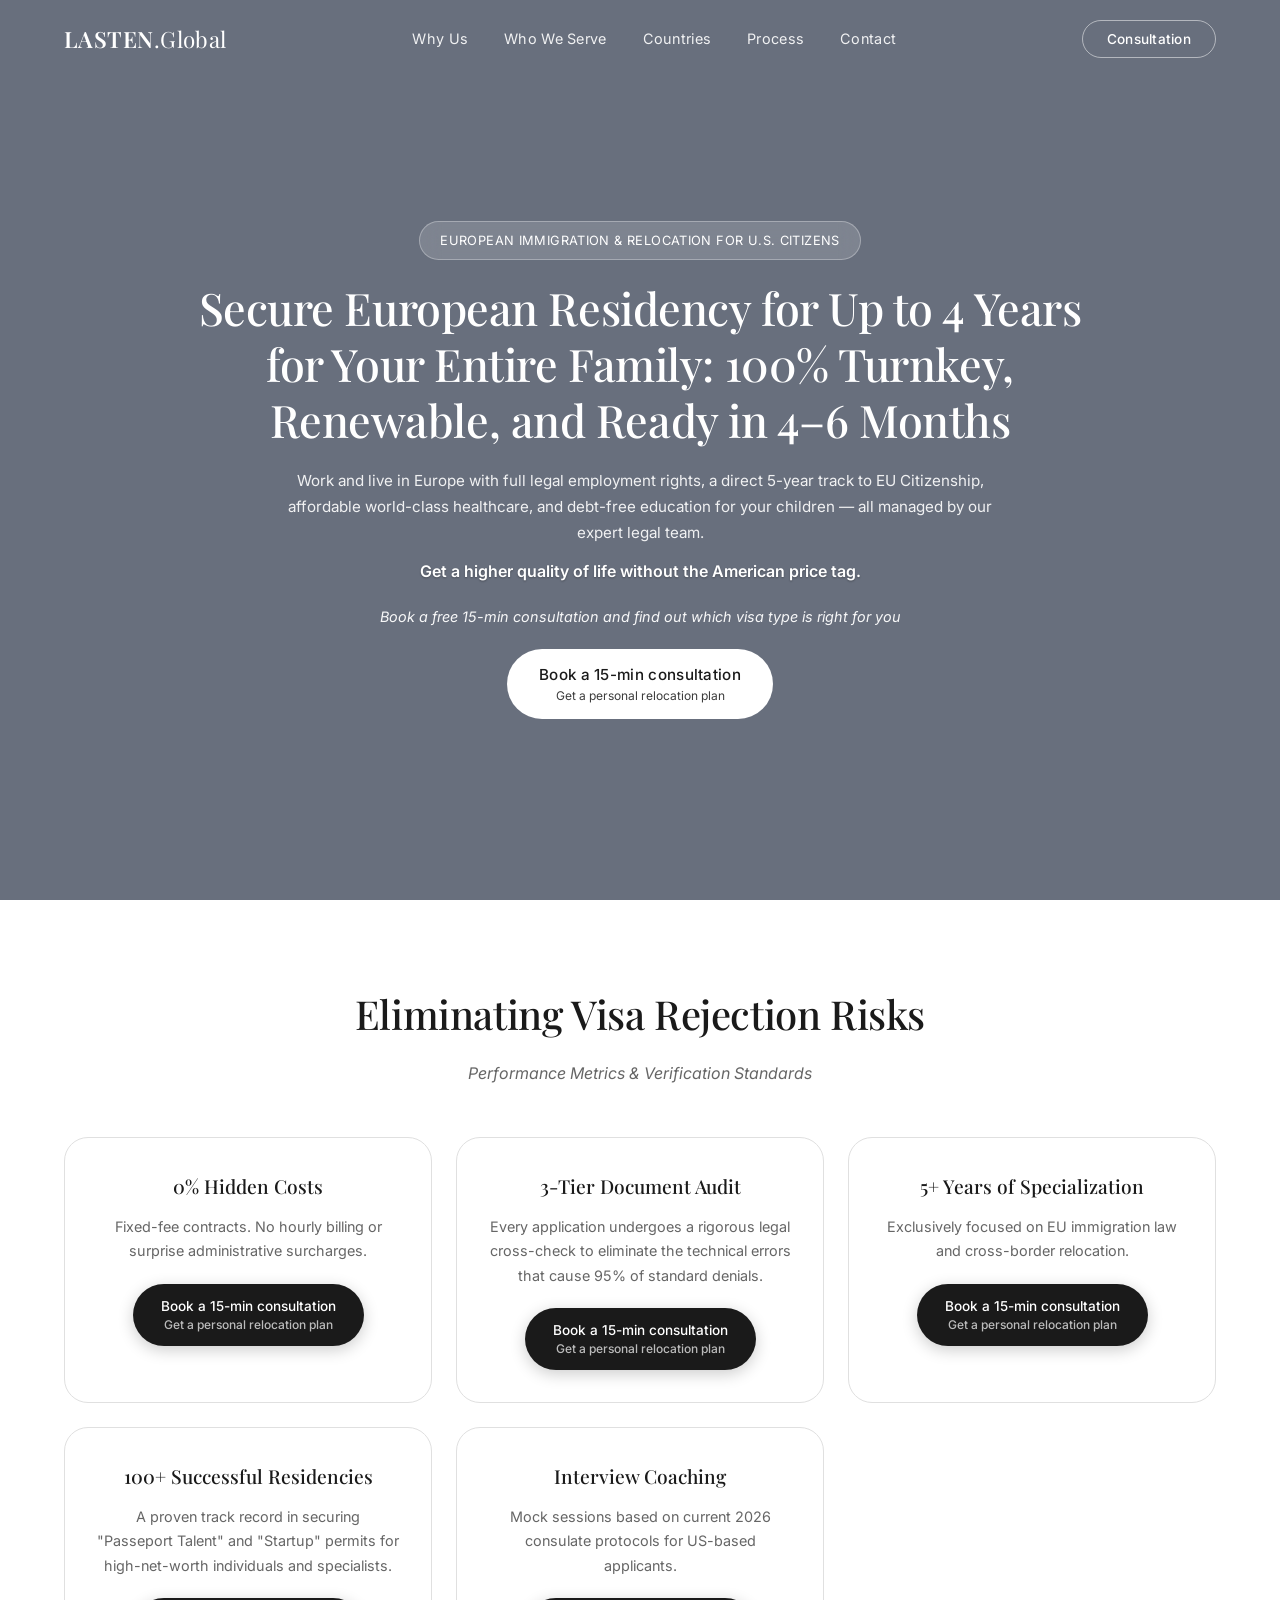
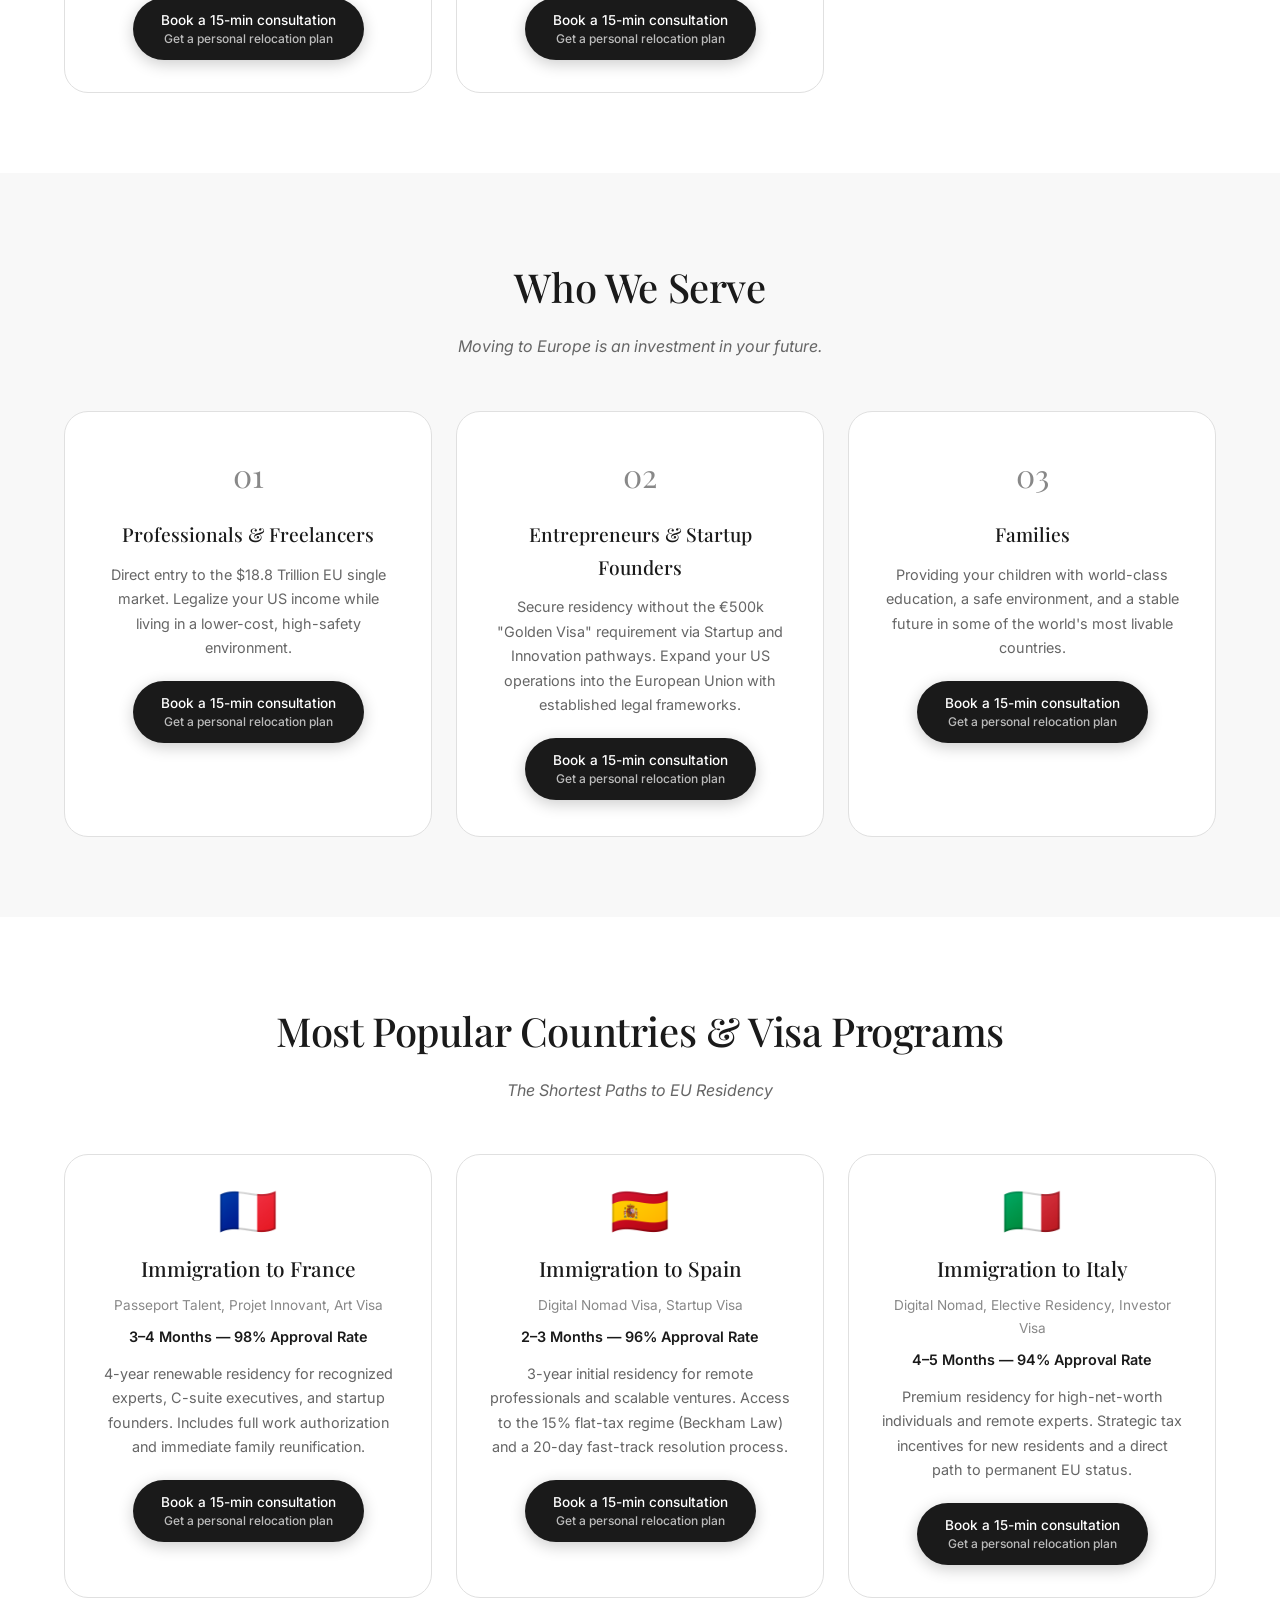
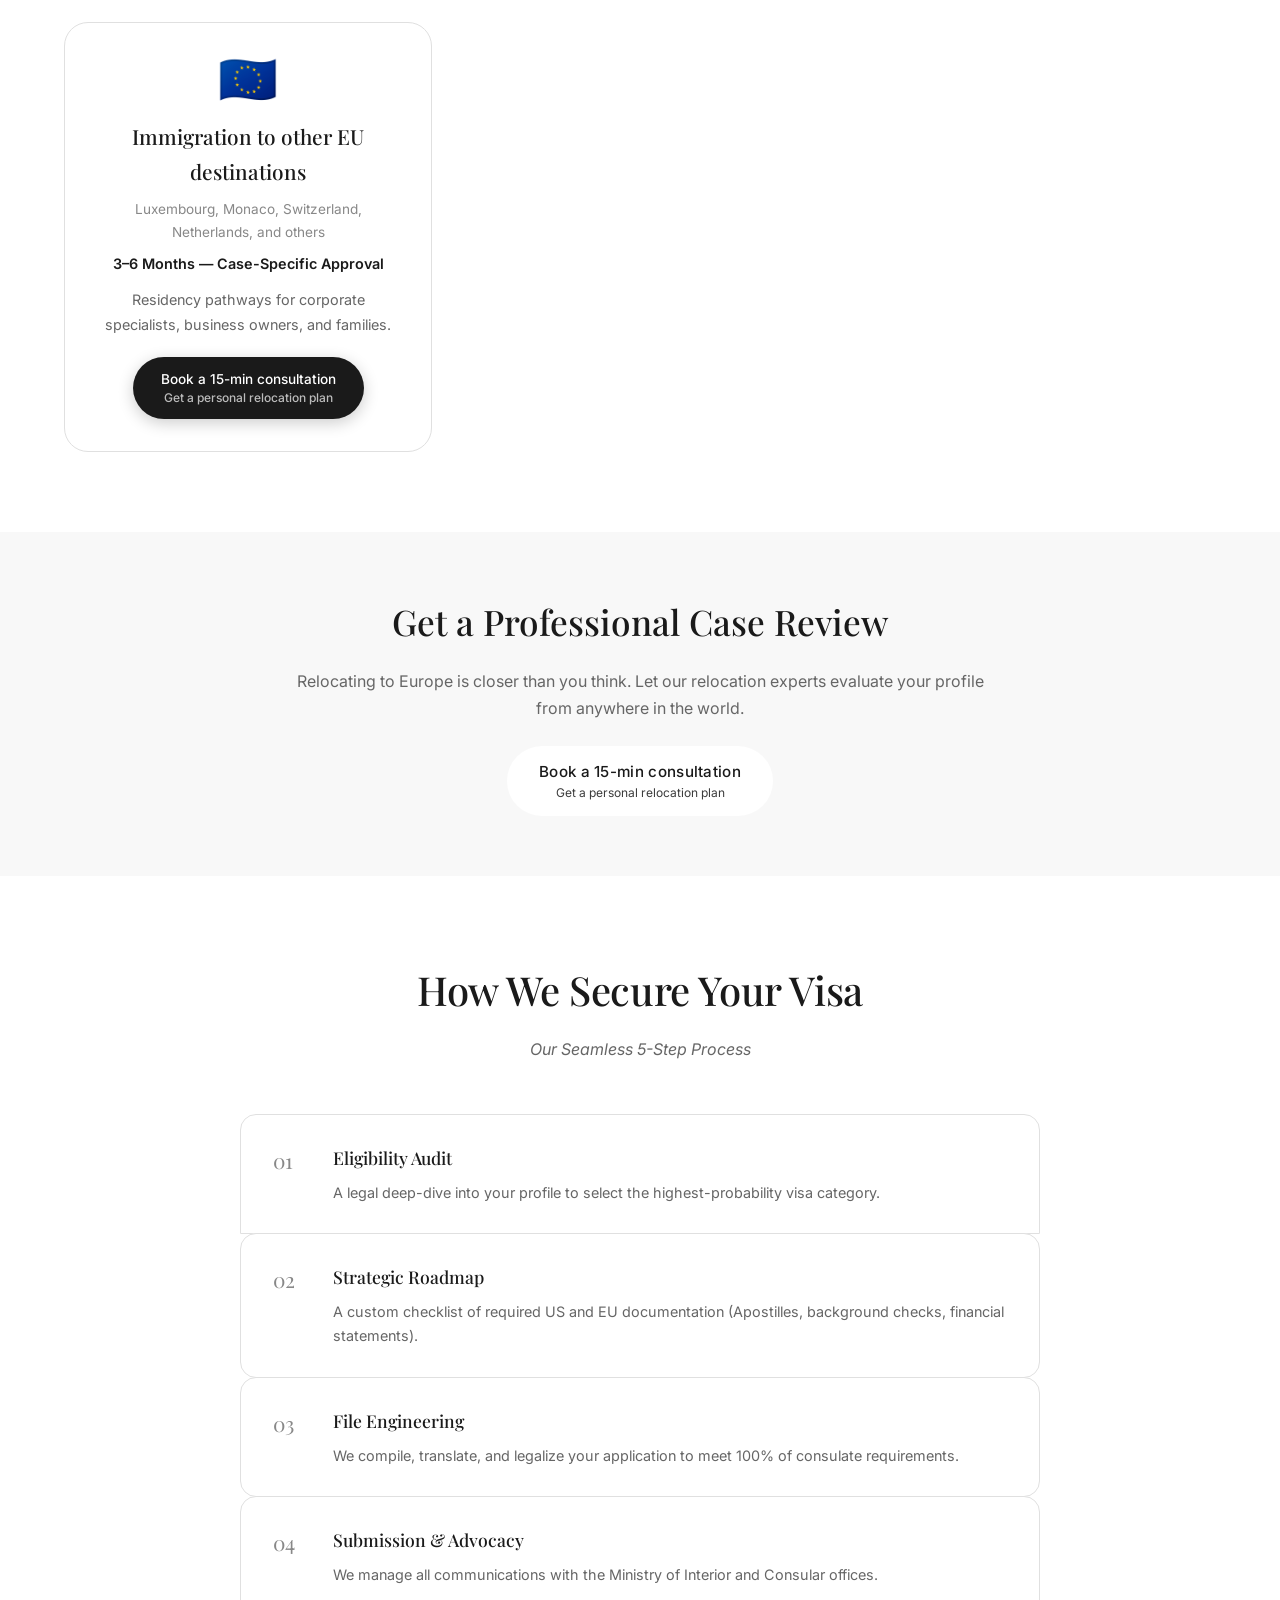
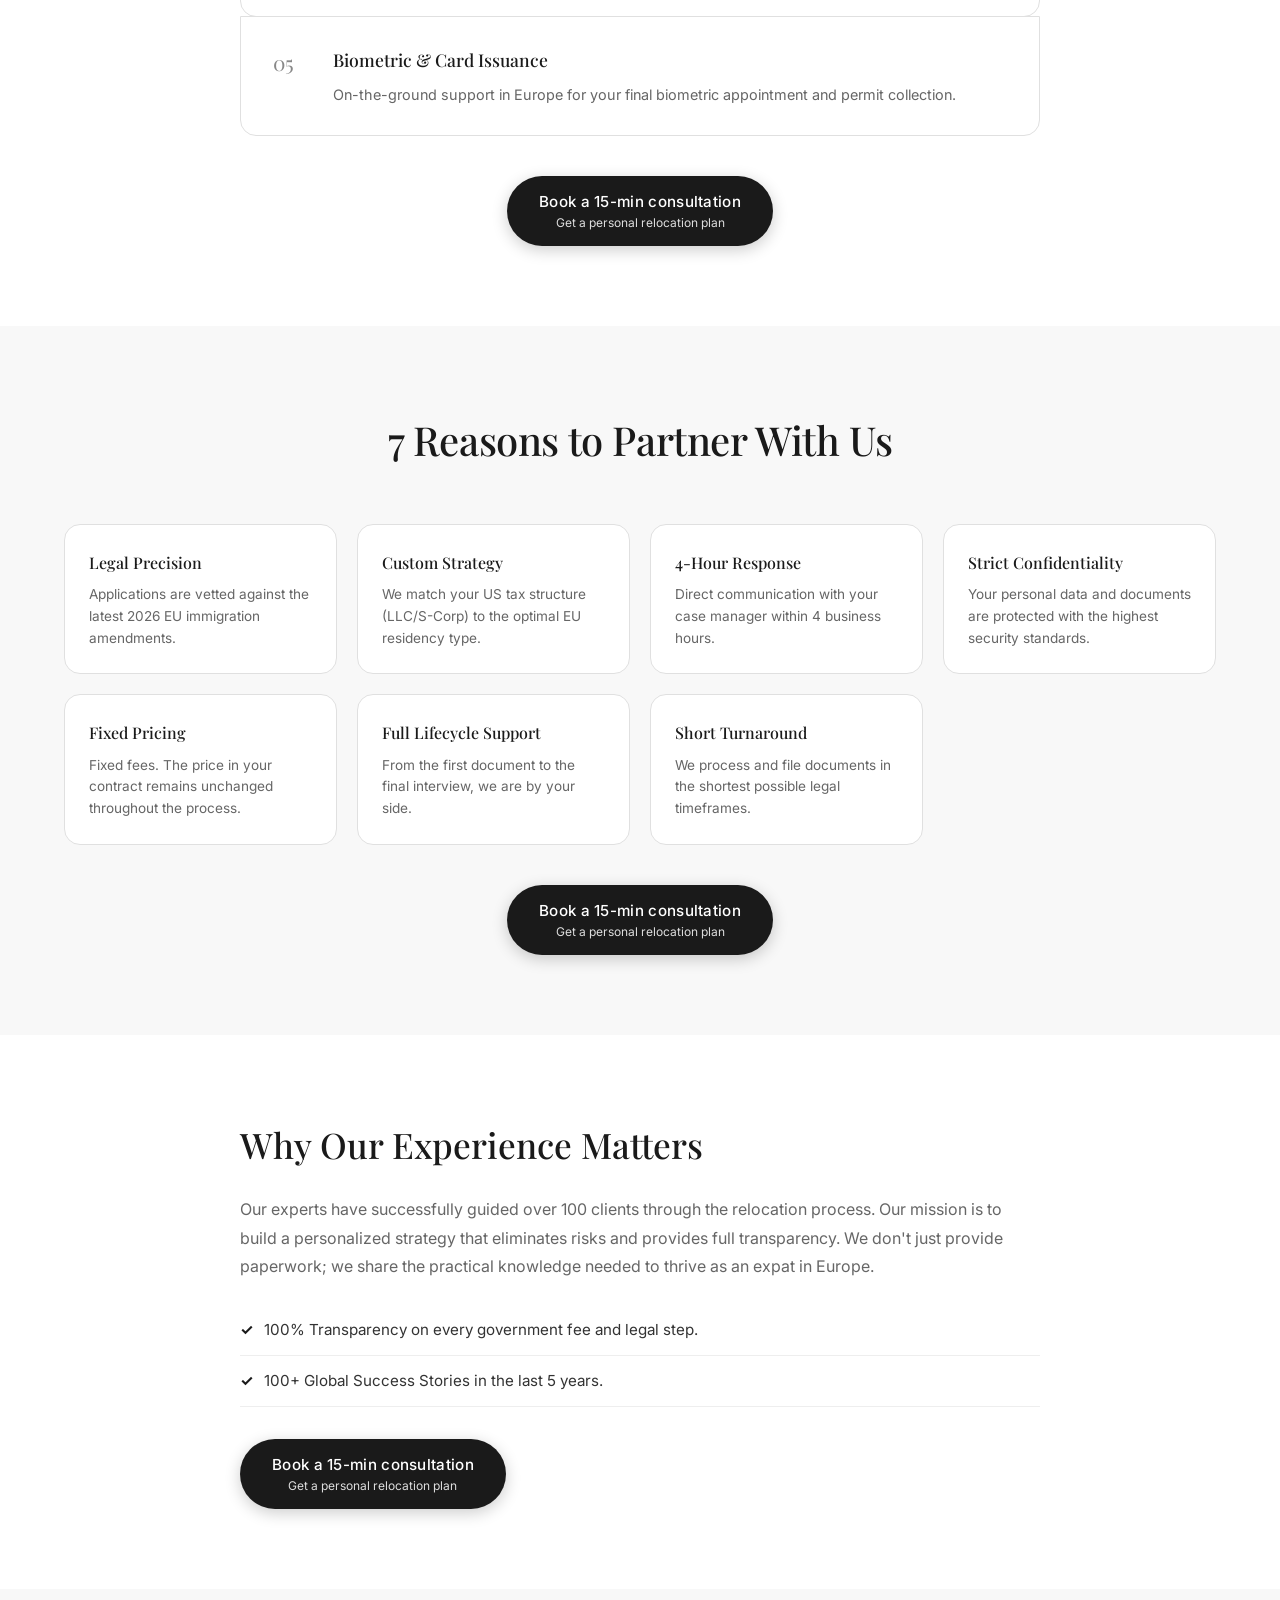
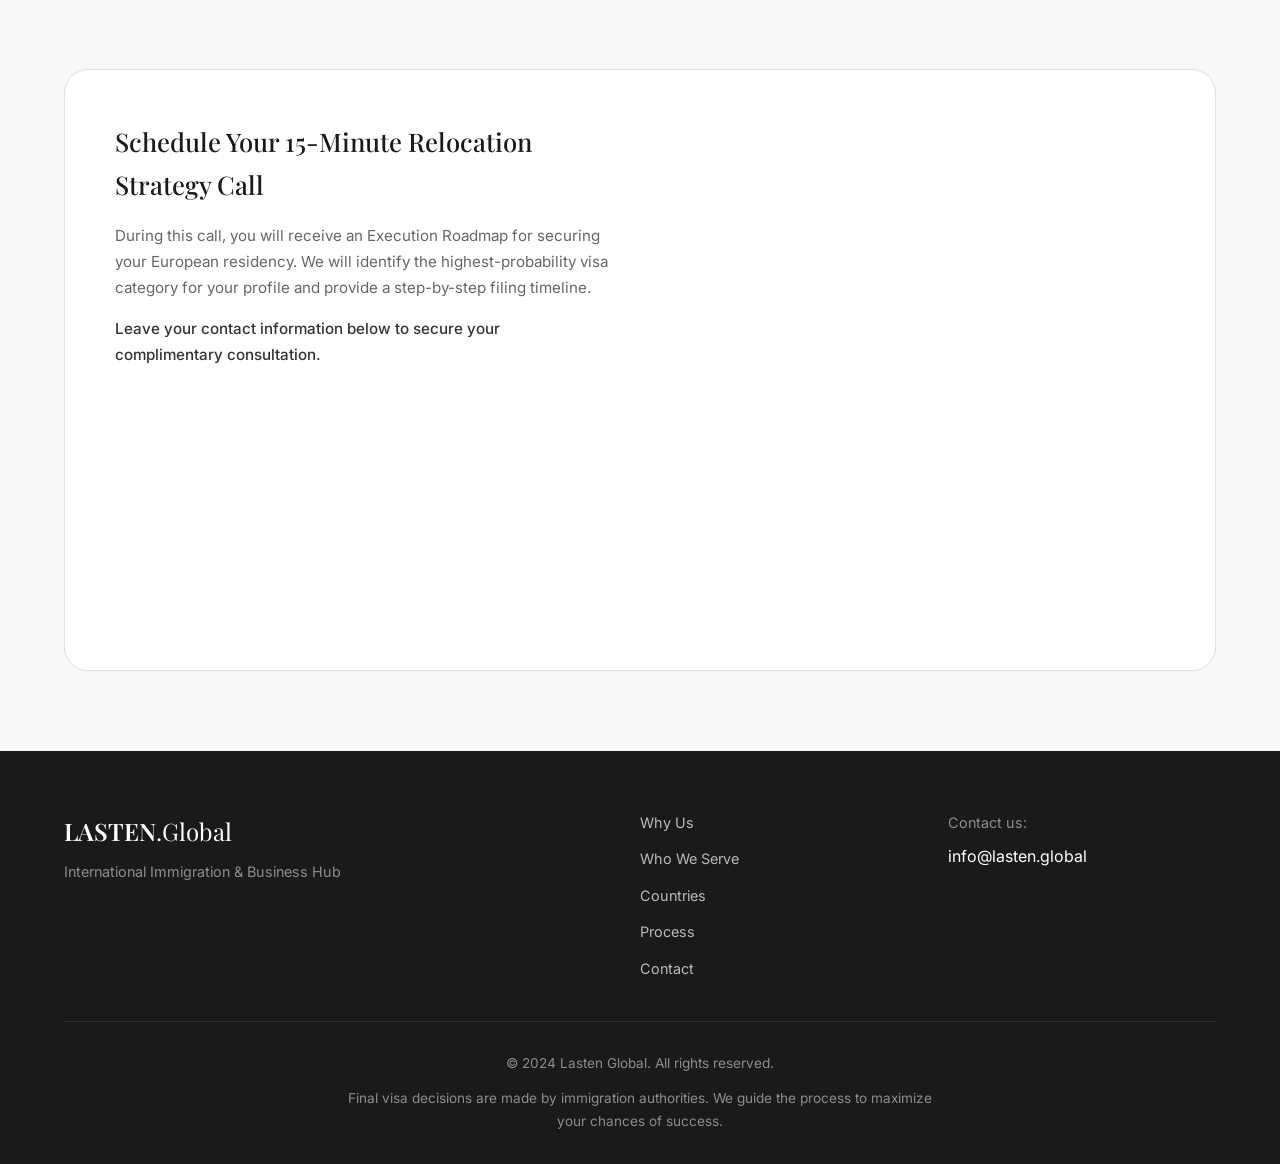
<file: index.html>
<!DOCTYPE html>
<html lang="en">
<head>
    <meta charset="UTF-8">
    <meta name="viewport" content="width=device-width, initial-scale=1.0">
    <title>European Residency for U.S. Citizens | Lasten Global</title>
    <meta name="description" content="Secure European residency for up to 4 years for your entire family. 100% turnkey, renewable, and ready in 4-6 months. Work, live, and build your future in Europe.">
    <link rel="preconnect" href="https://fonts.googleapis.com">
    <link rel="preconnect" href="https://fonts.gstatic.com" crossorigin>
    <link href="https://fonts.googleapis.com/css2?family=Inter:wght@300;400;500;600;700&display=swap" rel="stylesheet">
    <link rel="stylesheet" href="styles.css">
    <!-- Meta Pixel Code -->
    <script>
    !function(f,b,e,v,n,t,s)
    {if(f.fbq)return;n=f.fbq=function(){n.callMethod?
    n.callMethod.apply(n,arguments):n.queue.push(arguments)};
    if(!f._fbq)f._fbq=n;n.push=n;n.loaded=!0;n.version='2.0';
    n.queue=[];t=b.createElement(e);t.async=!0;
    t.src=v;s=b.getElementsByTagName(e)[0];
    s.parentNode.insertBefore(t,s)}(window, document,'script',
    'https://connect.facebook.net/en_US/fbevents.js');
    fbq('init', '2138338776959404');
    fbq('track', 'PageView');
    </script>
    <noscript><img height="1" width="1" style="display:none"
    src="https://www.facebook.com/tr?id=2138338776959404&ev=PageView&noscript=1"
    /></noscript>
    <!-- End Meta Pixel Code -->
    <!-- Reference Code Generator -->
    <script>
    (function () {
      const DIRECTION = 'EU';
      const ACTIVE_KEY = 'ghl_active_reference_code_' + DIRECTION;
      const SUBMITTED_KEY = 'ghl_submitted_reference_code_' + DIRECTION;
      const PAGE_KEY = 'ghl_reference_page_' + DIRECTION;

      function makeReferenceCode(prefix) {
        const d = new Date();
        const yy = String(d.getFullYear()).slice(-2);
        const mm = String(d.getMonth() + 1).padStart(2, '0');
        const dd = String(d.getDate()).padStart(2, '0');
        const hh = String(d.getHours()).padStart(2, '0');
        const mi = String(d.getMinutes()).padStart(2, '0');
        const ss = String(d.getSeconds()).padStart(2, '0');
        const rnd = Math.floor(1000 + Math.random() * 9000);
        return `${prefix}-${yy}${mm}${dd}-${hh}${mi}${ss}-${rnd}`;
      }

      function getStorage(key) {
        try {
          return sessionStorage.getItem(key) || '';
        } catch (e) {
          return '';
        }
      }

      function setStorage(key, value) {
        try {
          sessionStorage.setItem(key, value);
        } catch (e) {}
      }

      function getPageSignature() {
        return location.origin + location.pathname + location.search;
      }

      function ensureFreshCodeForCurrentPage() {
        const currentPage = getPageSignature();
        const savedPage = getStorage(PAGE_KEY);
        let code = getStorage(ACTIVE_KEY);

        if (!code || savedPage !== currentPage) {
          code = makeReferenceCode(DIRECTION);
          setStorage(PAGE_KEY, currentPage);
          setStorage(ACTIVE_KEY, code);
          setStorage(SUBMITTED_KEY, '');
          console.log('New reference code created:', code);
        }

        return code;
      }

      function getActiveCode() {
        return ensureFreshCodeForCurrentPage();
      }

      window.addEventListener('message', function (event) {
        const data = event.data || {};

        if (
          data.type === 'GHL_REFERENCE_CODE_REQUEST' &&
          data.direction === DIRECTION
        ) {
          const code = getActiveCode();

          try {
            event.source.postMessage(
              {
                type: 'GHL_REFERENCE_CODE_RESPONSE',
                direction: DIRECTION,
                code: code
              },
              '*'
            );
          } catch (e) {}
        }

        if (
          data.type === 'GHL_REFERENCE_CODE_SUBMITTED' &&
          data.direction === DIRECTION &&
          data.code
        ) {
          setStorage(SUBMITTED_KEY, data.code);
          setStorage(ACTIVE_KEY, data.code);
          console.log('Submitted reference code saved:', data.code);
        }
      });

      getActiveCode();
    })();
    </script>
</head>
<body>
    <!-- Navigation -->
    <nav class="navbar">
        <div class="container">
            <a href="#" class="logo">
                <span class="logo-text">LASTEN</span><span class="logo-accent">.Global</span>
            </a>
            <ul class="nav-links">
                <li><a href="#risks">Why Us</a></li>
                <li><a href="#who-we-serve">Who We Serve</a></li>
                <li><a href="#countries">Countries</a></li>
                <li><a href="#process">Process</a></li>
                <li><a href="#consultation">Contact</a></li>
            </ul>
            <button class="nav-cta" data-modal="consultation">Consultation</button>
            <button class="mobile-menu-btn" aria-label="Menu">
                <span></span>
                <span></span>
                <span></span>
            </button>
        </div>
    </nav>

    <!-- Hero Section -->
    <section class="hero" id="hero">
        <div class="hero-overlay"></div>
        <div class="container">
            <div class="hero-content">
                <span class="hero-badge">European Immigration & Relocation for U.S. Citizens</span>
                <h1>Secure European Residency for Up to 4 Years for Your Entire Family: 100% Turnkey, Renewable, and Ready in 4–6 Months</h1>
                <p class="hero-text">Work and live in Europe with full legal employment rights, a direct 5-year track to EU Citizenship, affordable world-class healthcare, and debt-free education for your children — all managed by our expert legal team.</p>
                <p class="hero-subtext">Get a higher quality of life without the American price tag.</p>
                <p class="hero-cta-text">Book a free 15-min consultation and find out which visa type is right for you</p>
                <button class="cta-button cta-primary" data-modal="consultation">
                    <span class="cta-main">Book a 15-min consultation</span>
                    <span class="cta-sub">Get a personal relocation plan</span>
                </button>
            </div>
        </div>
    </section>

    <!-- Eliminating Visa Rejection Risks -->
    <section class="risks" id="risks">
        <div class="container">
            <div class="section-header">
                <h2>Eliminating Visa Rejection Risks</h2>
                <p class="section-subtitle">Performance Metrics & Verification Standards</p>
            </div>
            <div class="risks-grid">
                <div class="risk-card">
                    <h4>0% Hidden Costs</h4>
                    <p>Fixed-fee contracts. No hourly billing or surprise administrative surcharges.</p>
                    <button class="card-cta" data-modal="consultation">
                        <span>Book a 15-min consultation</span>
                        <span>Get a personal relocation plan</span>
                    </button>
                </div>
                <div class="risk-card">
                    <h4>3-Tier Document Audit</h4>
                    <p>Every application undergoes a rigorous legal cross-check to eliminate the technical errors that cause 95% of standard denials.</p>
                    <button class="card-cta" data-modal="consultation">
                        <span>Book a 15-min consultation</span>
                        <span>Get a personal relocation plan</span>
                    </button>
                </div>
                <div class="risk-card">
                    <h4>5+ Years of Specialization</h4>
                    <p>Exclusively focused on EU immigration law and cross-border relocation.</p>
                    <button class="card-cta" data-modal="consultation">
                        <span>Book a 15-min consultation</span>
                        <span>Get a personal relocation plan</span>
                    </button>
                </div>
                <div class="risk-card">
                    <h4>100+ Successful Residencies</h4>
                    <p>A proven track record in securing "Passeport Talent" and "Startup" permits for high-net-worth individuals and specialists.</p>
                    <button class="card-cta" data-modal="consultation">
                        <span>Book a 15-min consultation</span>
                        <span>Get a personal relocation plan</span>
                    </button>
                </div>
                <div class="risk-card">
                    <h4>Interview Coaching</h4>
                    <p>Mock sessions based on current 2026 consulate protocols for US-based applicants.</p>
                    <button class="card-cta" data-modal="consultation">
                        <span>Book a 15-min consultation</span>
                        <span>Get a personal relocation plan</span>
                    </button>
                </div>
            </div>
        </div>
    </section>

    <!-- Who We Serve -->
    <section class="who-we-serve" id="who-we-serve">
        <div class="container">
            <div class="section-header">
                <h2>Who We Serve</h2>
                <p class="section-subtitle">Moving to Europe is an investment in your future.</p>
            </div>
            <div class="serve-grid">
                <div class="serve-card">
                    <span class="serve-number">01</span>
                    <h4>Professionals & Freelancers</h4>
                    <p>Direct entry to the $18.8 Trillion EU single market. Legalize your US income while living in a lower-cost, high-safety environment.</p>
                    <button class="card-cta" data-modal="consultation">
                        <span>Book a 15-min consultation</span>
                        <span>Get a personal relocation plan</span>
                    </button>
                </div>
                <div class="serve-card">
                    <span class="serve-number">02</span>
                    <h4>Entrepreneurs & Startup Founders</h4>
                    <p>Secure residency without the €500k "Golden Visa" requirement via Startup and Innovation pathways. Expand your US operations into the European Union with established legal frameworks.</p>
                    <button class="card-cta" data-modal="consultation">
                        <span>Book a 15-min consultation</span>
                        <span>Get a personal relocation plan</span>
                    </button>
                </div>
                <div class="serve-card">
                    <span class="serve-number">03</span>
                    <h4>Families</h4>
                    <p>Providing your children with world-class education, a safe environment, and a stable future in some of the world's most livable countries.</p>
                    <button class="card-cta" data-modal="consultation">
                        <span>Book a 15-min consultation</span>
                        <span>Get a personal relocation plan</span>
                    </button>
                </div>
            </div>
        </div>
    </section>

    <!-- Most Popular Countries -->
    <section class="countries" id="countries">
        <div class="container">
            <div class="section-header">
                <h2>Most Popular Countries & Visa Programs</h2>
                <p class="section-subtitle">The Shortest Paths to EU Residency</p>
            </div>
            <div class="countries-grid">
                <div class="country-card">
                    <span class="country-flag">🇫🇷</span>
                    <h3>Immigration to France</h3>
                    <p class="country-visas">Passeport Talent, Projet Innovant, Art Visa</p>
                    <p class="country-stats">3–4 Months — 98% Approval Rate</p>
                    <p>4-year renewable residency for recognized experts, C-suite executives, and startup founders. Includes full work authorization and immediate family reunification.</p>
                    <button class="card-cta" data-modal="consultation">
                        <span>Book a 15-min consultation</span>
                        <span>Get a personal relocation plan</span>
                    </button>
                </div>
                <div class="country-card">
                    <span class="country-flag">🇪🇸</span>
                    <h3>Immigration to Spain</h3>
                    <p class="country-visas">Digital Nomad Visa, Startup Visa</p>
                    <p class="country-stats">2–3 Months — 96% Approval Rate</p>
                    <p>3-year initial residency for remote professionals and scalable ventures. Access to the 15% flat-tax regime (Beckham Law) and a 20-day fast-track resolution process.</p>
                    <button class="card-cta" data-modal="consultation">
                        <span>Book a 15-min consultation</span>
                        <span>Get a personal relocation plan</span>
                    </button>
                </div>
                <div class="country-card">
                    <span class="country-flag">🇮🇹</span>
                    <h3>Immigration to Italy</h3>
                    <p class="country-visas">Digital Nomad, Elective Residency, Investor Visa</p>
                    <p class="country-stats">4–5 Months — 94% Approval Rate</p>
                    <p>Premium residency for high-net-worth individuals and remote experts. Strategic tax incentives for new residents and a direct path to permanent EU status.</p>
                    <button class="card-cta" data-modal="consultation">
                        <span>Book a 15-min consultation</span>
                        <span>Get a personal relocation plan</span>
                    </button>
                </div>
                <div class="country-card">
                    <span class="country-flag">🇪🇺</span>
                    <h3>Immigration to other EU destinations</h3>
                    <p class="country-visas">Luxembourg, Monaco, Switzerland, Netherlands, and others</p>
                    <p class="country-stats">3–6 Months — Case-Specific Approval</p>
                    <p>Residency pathways for corporate specialists, business owners, and families.</p>
                    <button class="card-cta" data-modal="consultation">
                        <span>Book a 15-min consultation</span>
                        <span>Get a personal relocation plan</span>
                    </button>
                </div>
            </div>
        </div>
    </section>

    <!-- Get a Professional Case Review -->
    <section class="case-review">
        <div class="container">
            <div class="case-review-content">
                <h2>Get a Professional Case Review</h2>
                <p>Relocating to Europe is closer than you think. Let our relocation experts evaluate your profile from anywhere in the world.</p>
                <button class="cta-button cta-primary" data-modal="consultation">
                    <span class="cta-main">Book a 15-min consultation</span>
                    <span class="cta-sub">Get a personal relocation plan</span>
                </button>
            </div>
        </div>
    </section>

    <!-- How We Secure Your Visa -->
    <section class="process" id="process">
        <div class="container">
            <div class="section-header">
                <h2>How We Secure Your Visa</h2>
                <p class="section-subtitle">Our Seamless 5-Step Process</p>
            </div>
            <div class="process-timeline">
                <div class="process-step">
                    <div class="step-number">01</div>
                    <div class="step-content">
                        <h4>Eligibility Audit</h4>
                        <p>A legal deep-dive into your profile to select the highest-probability visa category.</p>
                    </div>
                </div>
                <div class="process-step">
                    <div class="step-number">02</div>
                    <div class="step-content">
                        <h4>Strategic Roadmap</h4>
                        <p>A custom checklist of required US and EU documentation (Apostilles, background checks, financial statements).</p>
                    </div>
                </div>
                <div class="process-step">
                    <div class="step-number">03</div>
                    <div class="step-content">
                        <h4>File Engineering</h4>
                        <p>We compile, translate, and legalize your application to meet 100% of consulate requirements.</p>
                    </div>
                </div>
                <div class="process-step">
                    <div class="step-number">04</div>
                    <div class="step-content">
                        <h4>Submission & Advocacy</h4>
                        <p>We manage all communications with the Ministry of Interior and Consular offices.</p>
                    </div>
                </div>
                <div class="process-step">
                    <div class="step-number">05</div>
                    <div class="step-content">
                        <h4>Biometric & Card Issuance</h4>
                        <p>On-the-ground support in Europe for your final biometric appointment and permit collection.</p>
                    </div>
                </div>
            </div>
            <div class="process-cta">
                <button class="cta-button cta-secondary" data-modal="consultation">
                    <span class="cta-main">Book a 15-min consultation</span>
                    <span class="cta-sub">Get a personal relocation plan</span>
                </button>
            </div>
        </div>
    </section>

    <!-- 7 Reasons to Partner With Us -->
    <section class="reasons" id="reasons">
        <div class="container">
            <div class="section-header">
                <h2>7 Reasons to Partner With Us</h2>
            </div>
            <div class="reasons-grid">
                <div class="reason-item">
                    <h4>Legal Precision</h4>
                    <p>Applications are vetted against the latest 2026 EU immigration amendments.</p>
                </div>
                <div class="reason-item">
                    <h4>Custom Strategy</h4>
                    <p>We match your US tax structure (LLC/S-Corp) to the optimal EU residency type.</p>
                </div>
                <div class="reason-item">
                    <h4>4-Hour Response</h4>
                    <p>Direct communication with your case manager within 4 business hours.</p>
                </div>
                <div class="reason-item">
                    <h4>Strict Confidentiality</h4>
                    <p>Your personal data and documents are protected with the highest security standards.</p>
                </div>
                <div class="reason-item">
                    <h4>Fixed Pricing</h4>
                    <p>Fixed fees. The price in your contract remains unchanged throughout the process.</p>
                </div>
                <div class="reason-item">
                    <h4>Full Lifecycle Support</h4>
                    <p>From the first document to the final interview, we are by your side.</p>
                </div>
                <div class="reason-item">
                    <h4>Short Turnaround</h4>
                    <p>We process and file documents in the shortest possible legal timeframes.</p>
                </div>
            </div>
            <div class="reasons-cta">
                <button class="cta-button cta-secondary" data-modal="consultation">
                    <span class="cta-main">Book a 15-min consultation</span>
                    <span class="cta-sub">Get a personal relocation plan</span>
                </button>
            </div>
        </div>
    </section>

    <!-- Why Our Experience Matters -->
    <section class="experience" id="experience">
        <div class="container">
            <div class="experience-content">
                <div class="experience-text">
                    <h2>Why Our Experience Matters</h2>
                    <p>Our experts have successfully guided over 100 clients through the relocation process. Our mission is to build a personalized strategy that eliminates risks and provides full transparency. We don't just provide paperwork; we share the practical knowledge needed to thrive as an expat in Europe.</p>
                    <ul class="experience-list">
                        <li>100% Transparency on every government fee and legal step.</li>
                        <li>100+ Global Success Stories in the last 5 years.</li>
                    </ul>
                    <button class="cta-button cta-secondary" data-modal="consultation">
                        <span class="cta-main">Book a 15-min consultation</span>
                        <span class="cta-sub">Get a personal relocation plan</span>
                    </button>
                </div>
            </div>
        </div>
    </section>

    <!-- Schedule Your Consultation -->
    <section class="consultation" id="consultation">
        <div class="container">
            <div class="consultation-wrapper">
                <div class="consultation-content">
                    <h2>Schedule Your 15-Minute Relocation Strategy Call</h2>
                    <p class="consultation-intro">During this call, you will receive an Execution Roadmap for securing your European residency. We will identify the highest-probability visa category for your profile and provide a step-by-step filing timeline.</p>
                    <p class="consultation-subtitle">Leave your contact information below to secure your complimentary consultation.</p>
                </div>
                <div class="consultation-form">
                    <iframe
                        src="https://api.leadconnectorhq.com/widget/form/fWZSZCIAZF6aMk2ViD5C"
                        style="width:100%;height:100%;border:none;border-radius:8px"
                        id="inline-fWZSZCIAZF6aMk2ViD5C"
                        data-layout="{'id':'INLINE'}"
                        data-trigger-type="alwaysShow"
                        data-trigger-value=""
                        data-activation-type="alwaysActivated"
                        data-activation-value=""
                        data-deactivation-type="neverDeactivate"
                        data-deactivation-value=""
                        data-form-name="Form from EU Lasten.global - get consultation - EN"
                        data-height="534"
                        data-layout-iframe-id="inline-fWZSZCIAZF6aMk2ViD5C"
                        data-form-id="fWZSZCIAZF6aMk2ViD5C"
                        title="Book Consultation"
                    ></iframe>
                </div>
            </div>
        </div>
    </section>

    <!-- Footer -->
    <footer class="footer">
        <div class="container">
            <div class="footer-content">
                <div class="footer-logo">
                    <span class="logo-text">LASTEN</span><span class="logo-accent">.Global</span>
                    <p>International Immigration & Business Hub</p>
                </div>
                <div class="footer-links">
                    <a href="#risks">Why Us</a>
                    <a href="#who-we-serve">Who We Serve</a>
                    <a href="#countries">Countries</a>
                    <a href="#process">Process</a>
                    <a href="#consultation">Contact</a>
                </div>
                <div class="footer-contact">
                    <p>Contact us:</p>
                    <a href="mailto:info@lasten.global">info@lasten.global</a>
                </div>
            </div>
            <div class="footer-bottom">
                <p>&copy; 2024 Lasten Global. All rights reserved.</p>
                <p class="disclaimer">Final visa decisions are made by immigration authorities. We guide the process to maximize your chances of success.</p>
            </div>
        </div>
    </footer>

    <!-- Modal: Consultation Form -->
    <div class="modal" id="modal-consultation">
        <div class="modal-overlay"></div>
        <div class="modal-content">
            <button class="modal-close">&times;</button>
            <h3>Book a 15-min consultation</h3>
            <p>Get a personal relocation plan</p>
            <iframe
                src="https://api.leadconnectorhq.com/widget/form/fWZSZCIAZF6aMk2ViD5C"
                style="width:100%;height:480px;border:none;border-radius:8px"
                id="modal-form-consultation"
                data-layout="{'id':'INLINE'}"
                data-trigger-type="alwaysShow"
                data-trigger-value=""
                data-activation-type="alwaysActivated"
                data-activation-value=""
                data-deactivation-type="neverDeactivate"
                data-deactivation-value=""
                data-form-name="Form from EU Lasten.global - get consultation - EN"
                data-height="534"
                data-layout-iframe-id="modal-form-consultation"
                data-form-id="fWZSZCIAZF6aMk2ViD5C"
                title="Book Consultation"
            ></iframe>
        </div>
    </div>

    <!-- Modal: Callback Form -->
    <div class="modal" id="modal-callback">
        <div class="modal-overlay"></div>
        <div class="modal-content">
            <button class="modal-close">&times;</button>
            <h3>Request a Call Back</h3>
            <p>Leave your number and we'll call you within 24 hours</p>
            <iframe
                src="https://api.leadconnectorhq.com/widget/form/5rwDwv2m1QV6FmqiSrtW"
                style="width:100%;height:480px;border:none;border-radius:8px"
                id="modal-form-callback"
                data-layout="{'id':'INLINE'}"
                data-trigger-type="alwaysShow"
                data-trigger-value=""
                data-activation-type="alwaysActivated"
                data-activation-value=""
                data-deactivation-type="neverDeactivate"
                data-deactivation-value=""
                data-form-name="Form from EU Lasten.global - zvonok - EN"
                data-height="534"
                data-layout-iframe-id="modal-form-callback"
                data-form-id="5rwDwv2m1QV6FmqiSrtW"
                title="Request Call Back"
            ></iframe>
        </div>
    </div>

    <script src="https://link.msgsndr.com/js/form_embed.js"></script>
    <script src="script.js"></script>
</body>
</html>
</file>
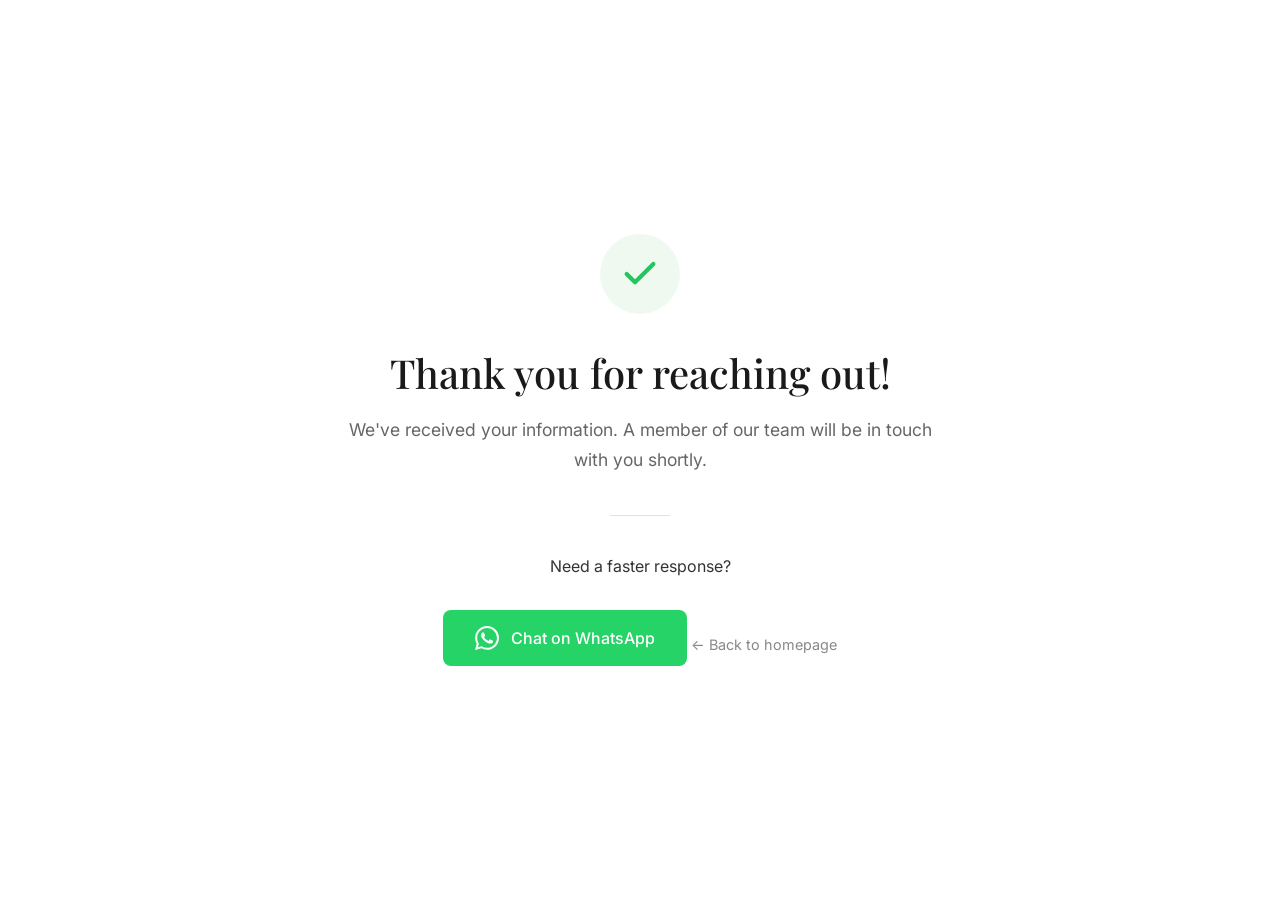
<file: thank_you.html>
<!DOCTYPE html>
<html lang="en">
<head>
    <meta charset="UTF-8">
    <meta name="viewport" content="width=device-width, initial-scale=1.0">
    <title>Thank You | Lasten Global</title>
    <meta name="description" content="Thank you for reaching out. We'll be in touch shortly.">
    <link rel="preconnect" href="https://fonts.googleapis.com">
    <link rel="preconnect" href="https://fonts.gstatic.com" crossorigin>
    <link href="https://fonts.googleapis.com/css2?family=Playfair+Display:wght@400;500;600&family=Inter:wght@300;400;500;600&display=swap" rel="stylesheet">
    <!-- Meta Pixel Code -->
    <script>
    !function(f,b,e,v,n,t,s)
    {if(f.fbq)return;n=f.fbq=function(){n.callMethod?
    n.callMethod.apply(n,arguments):n.queue.push(arguments)};
    if(!f._fbq)f._fbq=n;n.push=n;n.loaded=!0;n.version='2.0';
    n.queue=[];t=b.createElement(e);t.async=!0;
    t.src=v;s=b.getElementsByTagName(e)[0];
    s.parentNode.insertBefore(t,s)}(window, document,'script',
    'https://connect.facebook.net/en_US/fbevents.js');
    fbq('init', '2138338776959404');
    fbq('track', 'PageView');
    fbq('track', 'Lead');
    fbq('trackCustom', 'Thanks');
    </script>
    <noscript><img height="1" width="1" style="display:none"
    src="https://www.facebook.com/tr?id=2138338776959404&ev=PageView&noscript=1"
    /></noscript>
    <!-- End Meta Pixel Code -->
    <style>
        * {
            margin: 0;
            padding: 0;
            box-sizing: border-box;
        }

        body {
            font-family: 'Inter', -apple-system, BlinkMacSystemFont, sans-serif;
            background: #ffffff;
            min-height: 100vh;
            display: flex;
            flex-direction: column;
            align-items: center;
            justify-content: center;
            padding: 40px 24px;
            color: #1a1a1a;
        }

        .container {
            max-width: 600px;
            text-align: center;
            animation: fadeIn 0.6s ease;
        }

        @keyframes fadeIn {
            from {
                opacity: 0;
                transform: translateY(20px);
            }
            to {
                opacity: 1;
                transform: translateY(0);
            }
        }

        .checkmark {
            width: 80px;
            height: 80px;
            background: #f0f9f0;
            border-radius: 50%;
            display: flex;
            align-items: center;
            justify-content: center;
            margin: 0 auto 32px;
        }

        .checkmark svg {
            width: 40px;
            height: 40px;
            stroke: #22c55e;
        }

        h1 {
            font-family: 'Playfair Display', Georgia, serif;
            font-size: 2.5rem;
            font-weight: 500;
            margin-bottom: 16px;
            color: #1a1a1a;
        }

        .description {
            font-size: 1.1rem;
            color: #666666;
            line-height: 1.7;
            margin-bottom: 40px;
        }

        .divider {
            width: 60px;
            height: 1px;
            background: #e0e0e0;
            margin: 0 auto 40px;
        }

        .faster-response {
            font-size: 1rem;
            color: #333333;
            margin-bottom: 20px;
        }

        .whatsapp-btn {
            display: inline-flex;
            align-items: center;
            gap: 12px;
            background: #25D366;
            color: #ffffff;
            padding: 16px 32px;
            border-radius: 8px;
            font-size: 1rem;
            font-weight: 500;
            text-decoration: none;
            transition: background 0.2s ease, transform 0.2s ease;
        }

        .whatsapp-btn:hover {
            background: #1fb855;
            transform: translateY(-2px);
        }

        .whatsapp-btn svg {
            width: 24px;
            height: 24px;
            fill: #ffffff;
        }

        .back-link {
            display: inline-block;
            margin-top: 40px;
            font-size: 0.9rem;
            color: #888888;
            text-decoration: none;
            transition: color 0.2s ease;
        }

        .back-link:hover {
            color: #1a1a1a;
        }

        @media (max-width: 600px) {
            h1 {
                font-size: 1.8rem;
            }

            .description {
                font-size: 1rem;
            }

            .whatsapp-btn {
                padding: 14px 28px;
                font-size: 0.95rem;
            }
        }
    </style>
</head>
<body>
    <div class="container">
        <div class="checkmark">
            <svg viewBox="0 0 24 24" fill="none" stroke-width="2.5" stroke-linecap="round" stroke-linejoin="round">
                <polyline points="20 6 9 17 4 12"></polyline>
            </svg>
        </div>

        <h1>Thank you for reaching out!</h1>
        <p class="description">We've received your information. A member of our team will be in touch with you shortly.</p>

        <div class="divider"></div>

        <p class="faster-response">Need a faster response?</p>
        <a href="https://wa.me/12896211855?text=Hi!%20I'd%20like%20to%20get%20more%20details%20about%20my%20immigration%2Fresidency%20inquiry%20for%20Europe." class="whatsapp-btn" target="_blank" rel="noopener">
            <svg viewBox="0 0 24 24" xmlns="http://www.w3.org/2000/svg">
                <path d="M17.472 14.382c-.297-.149-1.758-.867-2.03-.967-.273-.099-.471-.148-.67.15-.197.297-.767.966-.94 1.164-.173.199-.347.223-.644.075-.297-.15-1.255-.463-2.39-1.475-.883-.788-1.48-1.761-1.653-2.059-.173-.297-.018-.458.13-.606.134-.133.298-.347.446-.52.149-.174.198-.298.298-.497.099-.198.05-.371-.025-.52-.075-.149-.669-1.612-.916-2.207-.242-.579-.487-.5-.669-.51-.173-.008-.371-.01-.57-.01-.198 0-.52.074-.792.372-.272.297-1.04 1.016-1.04 2.479 0 1.462 1.065 2.875 1.213 3.074.149.198 2.096 3.2 5.077 4.487.709.306 1.262.489 1.694.625.712.227 1.36.195 1.871.118.571-.085 1.758-.719 2.006-1.413.248-.694.248-1.289.173-1.413-.074-.124-.272-.198-.57-.347m-5.421 7.403h-.004a9.87 9.87 0 01-5.031-1.378l-.361-.214-3.741.982.998-3.648-.235-.374a9.86 9.86 0 01-1.51-5.26c.001-5.45 4.436-9.884 9.888-9.884 2.64 0 5.122 1.03 6.988 2.898a9.825 9.825 0 012.893 6.994c-.003 5.45-4.437 9.884-9.885 9.884m8.413-18.297A11.815 11.815 0 0012.05 0C5.495 0 .16 5.335.157 11.892c0 2.096.547 4.142 1.588 5.945L.057 24l6.305-1.654a11.882 11.882 0 005.683 1.448h.005c6.554 0 11.89-5.335 11.893-11.893a11.821 11.821 0 00-3.48-8.413z"/>
            </svg>
            Chat on WhatsApp
        </a>

        <a href="index.html" class="back-link">&larr; Back to homepage</a>
    </div>

    <script>
    (function () {
      const DIRECTION = 'EU';
      const ACTIVE_KEY = 'ghl_active_reference_code_' + DIRECTION;
      const SUBMITTED_KEY = 'ghl_submitted_reference_code_' + DIRECTION;
      const PAGE_KEY = 'ghl_reference_page_' + DIRECTION;

      function getStorage(key) {
        try {
          return sessionStorage.getItem(key) || '';
        } catch (e) {
          return '';
        }
      }

      function removeStorage(key) {
        try {
          sessionStorage.removeItem(key);
        } catch (e) {}
      }

      function getCode() {
        return getStorage(SUBMITTED_KEY) || getStorage(ACTIVE_KEY) || '';
      }

      function buildWhatsAppLink(code) {
        const base = 'https://wa.me/12896211855?text=';
        const text =
          "Hi! I'd like to get more details about my immigration/residency inquiry for Europe.\n\nReference Code: " +
          code;
        return base + encodeURIComponent(text);
      }

      function setWhatsAppLink() {
        const code = getCode();
        if (!code) {
          console.log('Reference code not found');
          return;
        }

        const btn = document.querySelector('a[href^="https://wa.me/12896211855"]');
        if (!btn) {
          console.log('WhatsApp button not found');
          return;
        }

        btn.href = buildWhatsAppLink(code);
        console.log('WA button updated with code:', code);

        removeStorage(ACTIVE_KEY);
        removeStorage(SUBMITTED_KEY);
        removeStorage(PAGE_KEY);
      }

      if (document.readyState === 'loading') {
        document.addEventListener('DOMContentLoaded', setWhatsAppLink);
      } else {
        setWhatsAppLink();
      }
    })();
    </script>
</body>
</html>
</file>
<file: styles.css>
/* ========================================
   LASTEN GLOBAL - Europe Immigration Landing Page
   Light Premium Theme
   ======================================== */

/* Google Fonts */
@import url('https://fonts.googleapis.com/css2?family=Playfair+Display:ital,wght@0,400;0,500;0,600;0,700;1,400;1,500&family=Inter:wght@300;400;500;600&display=swap');

/* CSS Variables */
:root {
    --color-bg-white: #ffffff;
    --color-bg-light: #f8f8f8;
    --color-bg-gray: #f2f2f2;
    --color-text-dark: #1a1a1a;
    --color-text-body: #333333;
    --color-text-secondary: #666666;
    --color-text-muted: #888888;
    --color-border: #e0e0e0;
    --color-border-light: #eeeeee;
    --color-accent: #1a1a1a;
    --color-accent-hover: #333333;
    --font-serif: 'Playfair Display', Georgia, 'Times New Roman', serif;
    --font-sans: 'Inter', -apple-system, BlinkMacSystemFont, 'Segoe UI', sans-serif;
    --transition-fast: 0.2s ease;
    --transition-normal: 0.3s ease;
    --border-radius-sm: 8px;
    --border-radius-md: 16px;
    --border-radius-lg: 24px;
}

/* Reset & Base */
*, *::before, *::after {
    margin: 0;
    padding: 0;
    box-sizing: border-box;
}

html {
    scroll-behavior: smooth;
    font-size: 16px;
}

body {
    font-family: var(--font-sans);
    background-color: var(--color-bg-white);
    color: var(--color-text-body);
    line-height: 1.7;
    overflow-x: hidden;
}

a {
    text-decoration: none;
    color: inherit;
    transition: color var(--transition-fast);
}

img {
    max-width: 100%;
    height: auto;
}

/* Container */
.container {
    max-width: 1200px;
    margin: 0 auto;
    padding: 0 24px;
}

/* ========================================
   Navigation
   ======================================== */
.navbar {
    position: fixed;
    top: 0;
    left: 0;
    right: 0;
    z-index: 1000;
    background: transparent;
    padding: 20px 0;
    transition: background var(--transition-normal), padding var(--transition-normal);
}

.navbar.scrolled {
    background: rgba(255, 255, 255, 0.98);
    backdrop-filter: blur(10px);
    box-shadow: 0 2px 20px rgba(0, 0, 0, 0.08);
    padding: 16px 0;
}

.navbar .container {
    display: flex;
    align-items: center;
    justify-content: space-between;
}

.logo {
    display: flex;
    align-items: center;
    font-family: var(--font-serif);
    font-size: 1.4rem;
    font-weight: 500;
    letter-spacing: 0.02em;
    color: #fff;
    transition: color var(--transition-normal);
}

.navbar.scrolled .logo {
    color: var(--color-text-dark);
}

.logo-text {
    font-weight: 600;
}

.logo-accent {
    font-weight: 400;
}

.nav-links {
    display: flex;
    list-style: none;
    gap: 36px;
}

.nav-links a {
    font-size: 0.9rem;
    font-weight: 400;
    color: rgba(255, 255, 255, 0.9);
    letter-spacing: 0.02em;
    transition: color var(--transition-fast);
}

.navbar.scrolled .nav-links a {
    color: var(--color-text-secondary);
}

.nav-links a:hover {
    color: #fff;
}

.navbar.scrolled .nav-links a:hover {
    color: var(--color-text-dark);
}

.nav-cta {
    padding: 10px 24px;
    border: 1px solid rgba(255, 255, 255, 0.5);
    color: #fff;
    font-size: 0.85rem;
    font-weight: 500;
    letter-spacing: 0.02em;
    border-radius: 50px;
    transition: all var(--transition-fast);
    background: transparent;
    cursor: pointer;
    font-family: inherit;
}

.navbar.scrolled .nav-cta {
    border-color: var(--color-text-dark);
    color: var(--color-text-dark);
}

.nav-cta:hover {
    background: #fff;
    color: var(--color-text-dark);
}

.navbar.scrolled .nav-cta:hover {
    background: var(--color-text-dark);
    color: #fff;
}

.mobile-menu-btn {
    display: none;
    flex-direction: column;
    gap: 5px;
    background: none;
    border: none;
    cursor: pointer;
    padding: 5px;
}

.mobile-menu-btn span {
    width: 24px;
    height: 2px;
    background: #fff;
    transition: var(--transition-fast);
}

.navbar.scrolled .mobile-menu-btn span {
    background: var(--color-text-dark);
}

/* ========================================
   Hero Section
   ======================================== */
.hero {
    position: relative;
    min-height: 100vh;
    display: flex;
    align-items: center;
    justify-content: center;
    text-align: center;
    padding: 100px 24px 60px;
    background: url('https://images.unsplash.com/photo-1467269204594-9661b134dd2b?auto=format&fit=crop&w=2000&q=80') center/cover no-repeat;
}

.hero-overlay {
    position: absolute;
    inset: 0;
    background: rgba(40, 50, 70, 0.7);
}

.hero-content {
    position: relative;
    z-index: 1;
    max-width: 900px;
}

.hero-badge {
    display: inline-block;
    padding: 8px 20px;
    background: rgba(255, 255, 255, 0.15);
    backdrop-filter: blur(10px);
    border: 1px solid rgba(255, 255, 255, 0.3);
    border-radius: 50px;
    font-size: 0.8rem;
    font-weight: 400;
    color: #fff;
    margin-bottom: 20px;
    letter-spacing: 0.03em;
    text-transform: uppercase;
}

.hero h1 {
    font-family: var(--font-serif);
    font-size: clamp(1.6rem, 4vw, 2.8rem);
    font-weight: 500;
    line-height: 1.25;
    margin-bottom: 20px;
    color: #fff;
    letter-spacing: -0.01em;
}

.hero-text {
    font-size: 0.95rem;
    color: rgba(255, 255, 255, 0.9);
    margin-bottom: 12px;
    max-width: 750px;
    margin-left: auto;
    margin-right: auto;
    line-height: 1.7;
}

.hero-subtext {
    font-size: 1rem;
    font-weight: 600;
    color: #ffffff;
    margin-bottom: 20px;
    text-shadow: 0 1px 2px rgba(0,0,0,0.3);
}

.hero-cta-text {
    font-size: 0.9rem;
    color: #ffffff;
    margin-bottom: 20px;
    font-style: italic;
    opacity: 0.95;
}

/* CTA Buttons */
.cta-button {
    display: inline-flex;
    flex-direction: column;
    align-items: center;
    padding: 16px 32px;
    border-radius: 50px;
    font-weight: 500;
    cursor: pointer;
    transition: all var(--transition-normal);
    border: none;
    background: #ffffff;
    color: var(--color-text-dark);
    text-align: center;
    gap: 4px;
    font-family: inherit;
}

.cta-button:hover {
    background: var(--color-text-dark);
    color: #fff;
    transform: translateY(-2px);
    box-shadow: 0 10px 30px rgba(0,0,0,0.3);
}

.cta-primary {
    background: #ffffff;
    color: var(--color-text-dark);
}

.cta-secondary {
    border: none;
    color: #ffffff;
    background: var(--color-text-dark);
    box-shadow: 0 4px 16px rgba(0, 0, 0, 0.2);
}

.cta-secondary:hover {
    background: #000000;
    color: #fff;
    box-shadow: 0 6px 20px rgba(0, 0, 0, 0.3);
}

.cta-main {
    font-size: 0.95rem;
    letter-spacing: 0.02em;
}

.cta-sub {
    font-size: 0.75rem;
    font-weight: 400;
    opacity: 0.85;
}

.cta-button:hover .cta-sub {
    opacity: 0.7;
}

/* Card CTA */
.card-cta {
    display: flex;
    flex-direction: column;
    align-items: center;
    padding: 14px 28px;
    border-radius: 50px;
    font-weight: 500;
    cursor: pointer;
    transition: all var(--transition-normal);
    border: none;
    background: var(--color-text-dark);
    color: #ffffff;
    text-align: center;
    gap: 3px;
    font-family: inherit;
    margin-top: 20px;
    width: auto;
    box-shadow: 0 4px 16px rgba(0, 0, 0, 0.2);
}

.card-cta:hover {
    background: #000000;
    color: #fff;
    transform: translateY(-2px);
    box-shadow: 0 6px 20px rgba(0, 0, 0, 0.3);
}

.card-cta span:first-child {
    font-size: 0.85rem;
}

.card-cta span:last-child {
    font-size: 0.75rem;
    opacity: 0.7;
}

/* ========================================
   Section Styles
   ======================================== */
section {
    padding: 80px 0;
}

.section-header {
    text-align: center;
    margin-bottom: 50px;
}

.section-header h2 {
    font-family: var(--font-serif);
    font-size: clamp(1.8rem, 4vw, 2.5rem);
    font-weight: 500;
    color: var(--color-text-dark);
    margin-bottom: 12px;
    letter-spacing: -0.01em;
}

.section-subtitle {
    font-size: 1rem;
    color: var(--color-text-secondary);
    max-width: 600px;
    margin: 0 auto;
    font-style: italic;
}

/* ========================================
   Risks Section
   ======================================== */
.risks {
    background: var(--color-bg-white);
}

.risks-grid {
    display: grid;
    grid-template-columns: repeat(auto-fit, minmax(280px, 1fr));
    gap: 24px;
}

.risk-card {
    padding: 32px;
    background: var(--color-bg-white);
    border-radius: var(--border-radius-lg);
    border: 1px solid var(--color-border);
    transition: transform var(--transition-normal), box-shadow var(--transition-normal);
    display: flex;
    flex-direction: column;
    align-items: center;
    text-align: center;
}

.risk-card:hover {
    transform: translateY(-5px);
    box-shadow: 0 20px 60px rgba(0, 0, 0, 0.08);
}

.risk-card h4 {
    font-family: var(--font-serif);
    font-size: 1.2rem;
    font-weight: 500;
    margin-bottom: 12px;
    color: var(--color-text-dark);
}

.risk-card > p {
    font-size: 0.9rem;
    color: var(--color-text-secondary);
    line-height: 1.7;
}

/* ========================================
   Who We Serve Section
   ======================================== */
.who-we-serve {
    background: var(--color-bg-light);
}

.serve-grid {
    display: grid;
    grid-template-columns: repeat(auto-fit, minmax(300px, 1fr));
    gap: 24px;
}

.serve-card {
    padding: 36px;
    background: var(--color-bg-white);
    border-radius: var(--border-radius-lg);
    border: 1px solid var(--color-border);
    transition: transform var(--transition-normal), box-shadow var(--transition-normal);
    display: flex;
    flex-direction: column;
    align-items: center;
    text-align: center;
}

.serve-card:hover {
    transform: translateY(-5px);
    box-shadow: 0 20px 60px rgba(0, 0, 0, 0.08);
}

.serve-number {
    font-family: var(--font-serif);
    font-size: 2rem;
    font-weight: 400;
    color: var(--color-text-muted);
    display: block;
    margin-bottom: 16px;
}

.serve-card h4 {
    font-family: var(--font-serif);
    font-size: 1.2rem;
    font-weight: 500;
    margin-bottom: 12px;
    color: var(--color-text-dark);
}

.serve-card > p {
    font-size: 0.9rem;
    color: var(--color-text-secondary);
    line-height: 1.7;
}

/* ========================================
   Countries Section
   ======================================== */
.countries {
    background: var(--color-bg-white);
}

.countries-grid {
    display: grid;
    grid-template-columns: repeat(auto-fit, minmax(280px, 1fr));
    gap: 24px;
}

.country-card {
    padding: 32px;
    background: var(--color-bg-white);
    border-radius: var(--border-radius-lg);
    border: 1px solid var(--color-border);
    transition: transform var(--transition-normal), box-shadow var(--transition-normal);
    display: flex;
    flex-direction: column;
    align-items: center;
    text-align: center;
}

.country-flag {
    font-size: 3rem;
    margin-bottom: 16px;
    line-height: 1;
}

.country-card:hover {
    transform: translateY(-5px);
    box-shadow: 0 20px 60px rgba(0, 0, 0, 0.08);
}

.country-card h3 {
    font-family: var(--font-serif);
    font-size: 1.3rem;
    font-weight: 500;
    margin-bottom: 8px;
    color: var(--color-text-dark);
}

.country-visas {
    font-size: 0.85rem;
    color: var(--color-text-muted);
    margin-bottom: 8px;
}

.country-stats {
    font-size: 0.9rem;
    font-weight: 600;
    color: var(--color-text-dark);
    margin-bottom: 12px;
}

.country-card > p:last-of-type {
    font-size: 0.9rem;
    color: var(--color-text-secondary);
    line-height: 1.7;
}

/* ========================================
   Case Review Section
   ======================================== */
.case-review {
    background: var(--color-bg-light);
    padding: 60px 0;
}

.case-review-content {
    text-align: center;
    max-width: 700px;
    margin: 0 auto;
}

.case-review h2 {
    font-family: var(--font-serif);
    font-size: clamp(1.6rem, 4vw, 2.2rem);
    font-weight: 500;
    color: var(--color-text-dark);
    margin-bottom: 16px;
}

.case-review p {
    color: var(--color-text-secondary);
    font-size: 1rem;
    margin-bottom: 24px;
    line-height: 1.7;
}

/* ========================================
   Process Section
   ======================================== */
.process {
    background: var(--color-bg-white);
}

.process-timeline {
    max-width: 800px;
    margin: 0 auto 40px;
}

.process-step {
    display: flex;
    gap: 24px;
    padding: 28px 32px;
    background: var(--color-bg-white);
    border: 1px solid var(--color-border);
    border-radius: var(--border-radius-md);
    margin-bottom: -1px;
    transition: box-shadow var(--transition-normal);
}

.process-step:first-child {
    border-radius: var(--border-radius-md) var(--border-radius-md) 0 0;
}

.process-step:last-child {
    border-radius: 0 0 var(--border-radius-md) var(--border-radius-md);
    margin-bottom: 0;
}

.process-step:hover {
    z-index: 1;
    box-shadow: 0 10px 40px rgba(0, 0, 0, 0.08);
}

.step-number {
    font-family: var(--font-serif);
    font-size: 1.3rem;
    font-weight: 400;
    color: var(--color-text-muted);
    flex-shrink: 0;
    width: 36px;
}

.step-content h4 {
    font-family: var(--font-serif);
    font-size: 1.1rem;
    font-weight: 500;
    margin-bottom: 8px;
    color: var(--color-text-dark);
}

.step-content p {
    font-size: 0.9rem;
    color: var(--color-text-secondary);
    line-height: 1.7;
}

.process-cta {
    text-align: center;
}

/* ========================================
   Reasons Section
   ======================================== */
.reasons {
    background: var(--color-bg-light);
}

.reasons-grid {
    display: grid;
    grid-template-columns: repeat(auto-fit, minmax(250px, 1fr));
    gap: 20px;
    margin-bottom: 40px;
}

.reason-item {
    padding: 24px;
    background: var(--color-bg-white);
    border-radius: var(--border-radius-md);
    border: 1px solid var(--color-border);
}

.reason-item h4 {
    font-family: var(--font-serif);
    font-size: 1rem;
    font-weight: 500;
    margin-bottom: 8px;
    color: var(--color-text-dark);
}

.reason-item p {
    font-size: 0.85rem;
    color: var(--color-text-secondary);
    line-height: 1.6;
}

.reasons-cta {
    text-align: center;
}

/* ========================================
   Experience Section
   ======================================== */
.experience {
    background: var(--color-bg-white);
}

.experience-content {
    max-width: 800px;
    margin: 0 auto;
}

.experience-text h2 {
    font-family: var(--font-serif);
    font-size: clamp(1.8rem, 4vw, 2.2rem);
    font-weight: 500;
    color: var(--color-text-dark);
    margin-bottom: 20px;
}

.experience-text > p {
    color: var(--color-text-secondary);
    font-size: 1rem;
    margin-bottom: 24px;
    line-height: 1.8;
}

.experience-list {
    list-style: none;
    margin-bottom: 32px;
}

.experience-list li {
    padding: 12px 0;
    border-bottom: 1px solid var(--color-border-light);
    color: var(--color-text-body);
    font-size: 0.95rem;
    padding-left: 24px;
    position: relative;
}

.experience-list li::before {
    content: '✓';
    position: absolute;
    left: 0;
    color: var(--color-text-dark);
    font-weight: bold;
}

/* ========================================
   Consultation Section
   ======================================== */
.consultation {
    background: var(--color-bg-light);
}

.consultation-wrapper {
    display: grid;
    grid-template-columns: 1fr 1fr;
    gap: 60px;
    align-items: start;
    padding: 50px;
    background: var(--color-bg-white);
    border-radius: var(--border-radius-lg);
    border: 1px solid var(--color-border);
}

.consultation-content h2 {
    font-family: var(--font-serif);
    font-size: 1.6rem;
    font-weight: 500;
    margin-bottom: 16px;
    color: var(--color-text-dark);
}

.consultation-intro {
    color: var(--color-text-secondary);
    font-size: 0.95rem;
    line-height: 1.7;
    margin-bottom: 16px;
}

.consultation-subtitle {
    color: var(--color-text-body);
    font-size: 0.95rem;
    font-weight: 500;
    margin-bottom: 20px;
}

.consultation-list {
    list-style: none;
}

.consultation-list li {
    padding: 12px 0;
    border-bottom: 1px solid var(--color-border-light);
    color: var(--color-text-secondary);
    font-size: 0.9rem;
    line-height: 1.6;
}

.consultation-list li:last-child {
    border-bottom: none;
}

.consultation-list strong {
    color: var(--color-text-dark);
}

.consultation-form {
    min-height: 500px;
}

/* ========================================
   Footer
   ======================================== */
.footer {
    background: var(--color-text-dark);
    color: rgba(255, 255, 255, 0.8);
    padding: 60px 0 30px;
}

.footer-content {
    display: grid;
    grid-template-columns: 2fr 1fr 1fr;
    gap: 40px;
    margin-bottom: 40px;
}

.footer-logo {
    font-family: var(--font-serif);
    font-size: 1.5rem;
    font-weight: 500;
    color: #fff;
}

.footer-logo p {
    font-family: var(--font-sans);
    font-size: 0.9rem;
    color: rgba(255, 255, 255, 0.5);
    font-weight: 400;
    margin-top: 8px;
}

.footer-links {
    display: flex;
    flex-direction: column;
    gap: 12px;
}

.footer-links a {
    color: rgba(255, 255, 255, 0.7);
    font-size: 0.9rem;
    transition: color var(--transition-fast);
}

.footer-links a:hover {
    color: #fff;
}

.footer-contact p {
    font-size: 0.9rem;
    color: rgba(255, 255, 255, 0.5);
    margin-bottom: 8px;
}

.footer-contact a {
    color: #fff;
}

.footer-bottom {
    padding-top: 30px;
    border-top: 1px solid rgba(255, 255, 255, 0.1);
    text-align: center;
}

.footer-bottom p {
    font-size: 0.85rem;
    color: rgba(255, 255, 255, 0.5);
}

.disclaimer {
    margin-top: 12px;
    font-size: 0.8rem;
    max-width: 600px;
    margin-left: auto;
    margin-right: auto;
}

/* ========================================
   Modal Styles
   ======================================== */
.modal {
    display: none;
    position: fixed;
    top: 0;
    left: 0;
    right: 0;
    bottom: 0;
    z-index: 2000;
    align-items: center;
    justify-content: center;
    padding: 20px;
}

.modal.active {
    display: flex;
}

.modal-overlay {
    position: absolute;
    top: 0;
    left: 0;
    right: 0;
    bottom: 0;
    background: rgba(0, 0, 0, 0.6);
    backdrop-filter: blur(4px);
}

.modal-content {
    position: relative;
    background: var(--color-bg-white);
    border-radius: var(--border-radius-lg);
    padding: 40px;
    max-width: 500px;
    width: 100%;
    max-height: 90vh;
    overflow-y: auto;
    box-shadow: 0 25px 80px rgba(0, 0, 0, 0.3);
    animation: modalSlideIn 0.3s ease;
}

@keyframes modalSlideIn {
    from {
        opacity: 0;
        transform: translateY(-20px);
    }
    to {
        opacity: 1;
        transform: translateY(0);
    }
}

.modal-close {
    position: absolute;
    top: 16px;
    right: 16px;
    width: 40px;
    height: 40px;
    border: none;
    background: var(--color-bg-light);
    border-radius: 50%;
    font-size: 24px;
    color: var(--color-text-secondary);
    cursor: pointer;
    transition: all var(--transition-fast);
    display: flex;
    align-items: center;
    justify-content: center;
}

.modal-close:hover {
    background: var(--color-text-dark);
    color: #fff;
}

.modal-content h3 {
    font-family: var(--font-serif);
    font-size: 1.5rem;
    font-weight: 500;
    color: var(--color-text-dark);
    margin-bottom: 8px;
    padding-right: 40px;
}

.modal-content > p {
    color: var(--color-text-secondary);
    font-size: 0.95rem;
    margin-bottom: 24px;
}

/* ========================================
   404 Page
   ======================================== */
.page-404 {
    min-height: 100vh;
    display: flex;
    align-items: center;
    justify-content: center;
    text-align: center;
    padding: 40px 24px;
    background: var(--color-bg-light);
}

.page-404-content {
    max-width: 600px;
}

.page-404 h1 {
    font-family: var(--font-serif);
    font-size: 6rem;
    font-weight: 400;
    color: var(--color-text-dark);
    line-height: 1;
    margin-bottom: 24px;
}

.page-404 h2 {
    font-family: var(--font-serif);
    font-size: 1.8rem;
    font-weight: 500;
    color: var(--color-text-dark);
    margin-bottom: 16px;
}

.page-404 p {
    color: var(--color-text-secondary);
    font-size: 1rem;
    margin-bottom: 32px;
}

/* ========================================
   Responsive Design
   ======================================== */
@media (max-width: 1024px) {
    .consultation-wrapper {
        grid-template-columns: 1fr;
        padding: 40px;
    }

    .footer-content {
        grid-template-columns: 1fr 1fr;
    }
}

@media (max-width: 768px) {
    .nav-links {
        display: none;
    }

    .nav-cta {
        display: none;
    }

    .mobile-menu-btn {
        display: flex;
    }

    /* Hero mobile - fill screen completely, no empty space */
    .hero {
        min-height: 100svh;
        min-height: 100dvh;
        height: 100svh;
        height: 100dvh;
        padding: 0 20px;
        padding-top: 70px;
        padding-bottom: 30px;
        display: flex;
        align-items: stretch;
        text-align: center;
        box-sizing: border-box;
    }

    .hero .container {
        width: 100%;
        display: flex;
        align-items: stretch;
    }

    .hero-content {
        display: flex;
        flex-direction: column;
        align-items: center;
        justify-content: space-evenly;
        text-align: center;
        width: 100%;
        flex: 1;
    }

    .hero-badge {
        font-size: 0.6rem;
        padding: 6px 14px;
        margin-bottom: 16px;
        letter-spacing: 0.03em;
    }

    .hero h1 {
        font-size: 1.5rem;
        margin-bottom: 20px;
        line-height: 1.3;
        text-align: center;
    }

    .hero-text {
        font-size: 0.88rem;
        margin-bottom: 18px;
        line-height: 1.55;
        text-align: center;
    }

    .hero-subtext {
        font-size: 1rem;
        margin-bottom: 16px;
        font-weight: 600;
        text-align: center;
    }

    .hero-cta-text {
        font-size: 0.85rem;
        margin-bottom: 22px;
        text-align: center;
    }

    .cta-button {
        padding: 16px 32px;
        align-self: center;
    }

    .cta-main {
        font-size: 1rem;
    }

    .cta-sub {
        font-size: 0.8rem;
    }

    section {
        padding: 50px 0;
    }

    .section-header h2 {
        font-size: 1.5rem;
    }

    .process-step {
        flex-direction: column;
        gap: 8px;
        padding: 20px;
    }

    .step-number {
        width: auto;
    }

    .footer-content {
        grid-template-columns: 1fr;
        text-align: center;
    }

    .footer-links {
        flex-direction: row;
        flex-wrap: wrap;
        justify-content: center;
        gap: 16px;
    }
}

@media (max-width: 480px) {
    .container {
        padding: 0 16px;
    }

    .hero {
        padding: 0 16px;
        padding-top: 65px;
        padding-bottom: 25px;
    }

    .hero-badge {
        font-size: 0.55rem;
        margin-bottom: 14px;
    }

    .hero h1 {
        font-size: 1.35rem;
        margin-bottom: 16px;
        line-height: 1.28;
    }

    .hero-text {
        font-size: 0.82rem;
        margin-bottom: 14px;
        line-height: 1.5;
    }

    .hero-subtext {
        font-size: 0.92rem;
        margin-bottom: 12px;
    }

    .hero-cta-text {
        font-size: 0.78rem;
        margin-bottom: 18px;
    }

    .cta-button {
        padding: 14px 28px;
    }

    .cta-main {
        font-size: 0.95rem;
    }

    .cta-sub {
        font-size: 0.75rem;
    }

    .risk-card,
    .serve-card,
    .country-card,
    .reason-item {
        padding: 24px;
    }

    .consultation-wrapper {
        padding: 24px;
    }

    .modal-content {
        padding: 24px;
    }

    .page-404 h1 {
        font-size: 4rem;
    }
}

/* Extra small screens (iPhone SE, small Android) */
@media (max-width: 380px) {
    .hero {
        padding: 0 14px;
        padding-top: 60px;
        padding-bottom: 20px;
    }

    .hero-badge {
        font-size: 0.5rem;
        padding: 5px 10px;
        margin-bottom: 12px;
    }

    .hero h1 {
        font-size: 1.2rem;
        margin-bottom: 14px;
        line-height: 1.26;
    }

    .hero-text {
        font-size: 0.75rem;
        margin-bottom: 12px;
        line-height: 1.48;
    }

    .hero-subtext {
        font-size: 0.85rem;
        margin-bottom: 10px;
    }

    .hero-cta-text {
        font-size: 0.7rem;
        margin-bottom: 16px;
    }

    .cta-button {
        padding: 12px 24px;
    }

    .cta-main {
        font-size: 0.88rem;
    }

    .cta-sub {
        font-size: 0.7rem;
    }
}

/* Very small screens */
@media (max-width: 340px) {
    .hero {
        padding: 0 12px;
        padding-top: 55px;
        padding-bottom: 18px;
    }

    .hero-badge {
        font-size: 0.46rem;
        padding: 4px 8px;
        margin-bottom: 10px;
    }

    .hero h1 {
        font-size: 1.08rem;
        margin-bottom: 12px;
        line-height: 1.24;
    }

    .hero-text {
        font-size: 0.68rem;
        margin-bottom: 10px;
        line-height: 1.45;
    }

    .hero-subtext {
        font-size: 0.78rem;
        margin-bottom: 8px;
    }

    .hero-cta-text {
        font-size: 0.62rem;
        margin-bottom: 14px;
    }

    .cta-button {
        padding: 11px 22px;
    }

    .cta-main {
        font-size: 0.82rem;
    }

    .cta-sub {
        font-size: 0.65rem;
    }
}
</file>
